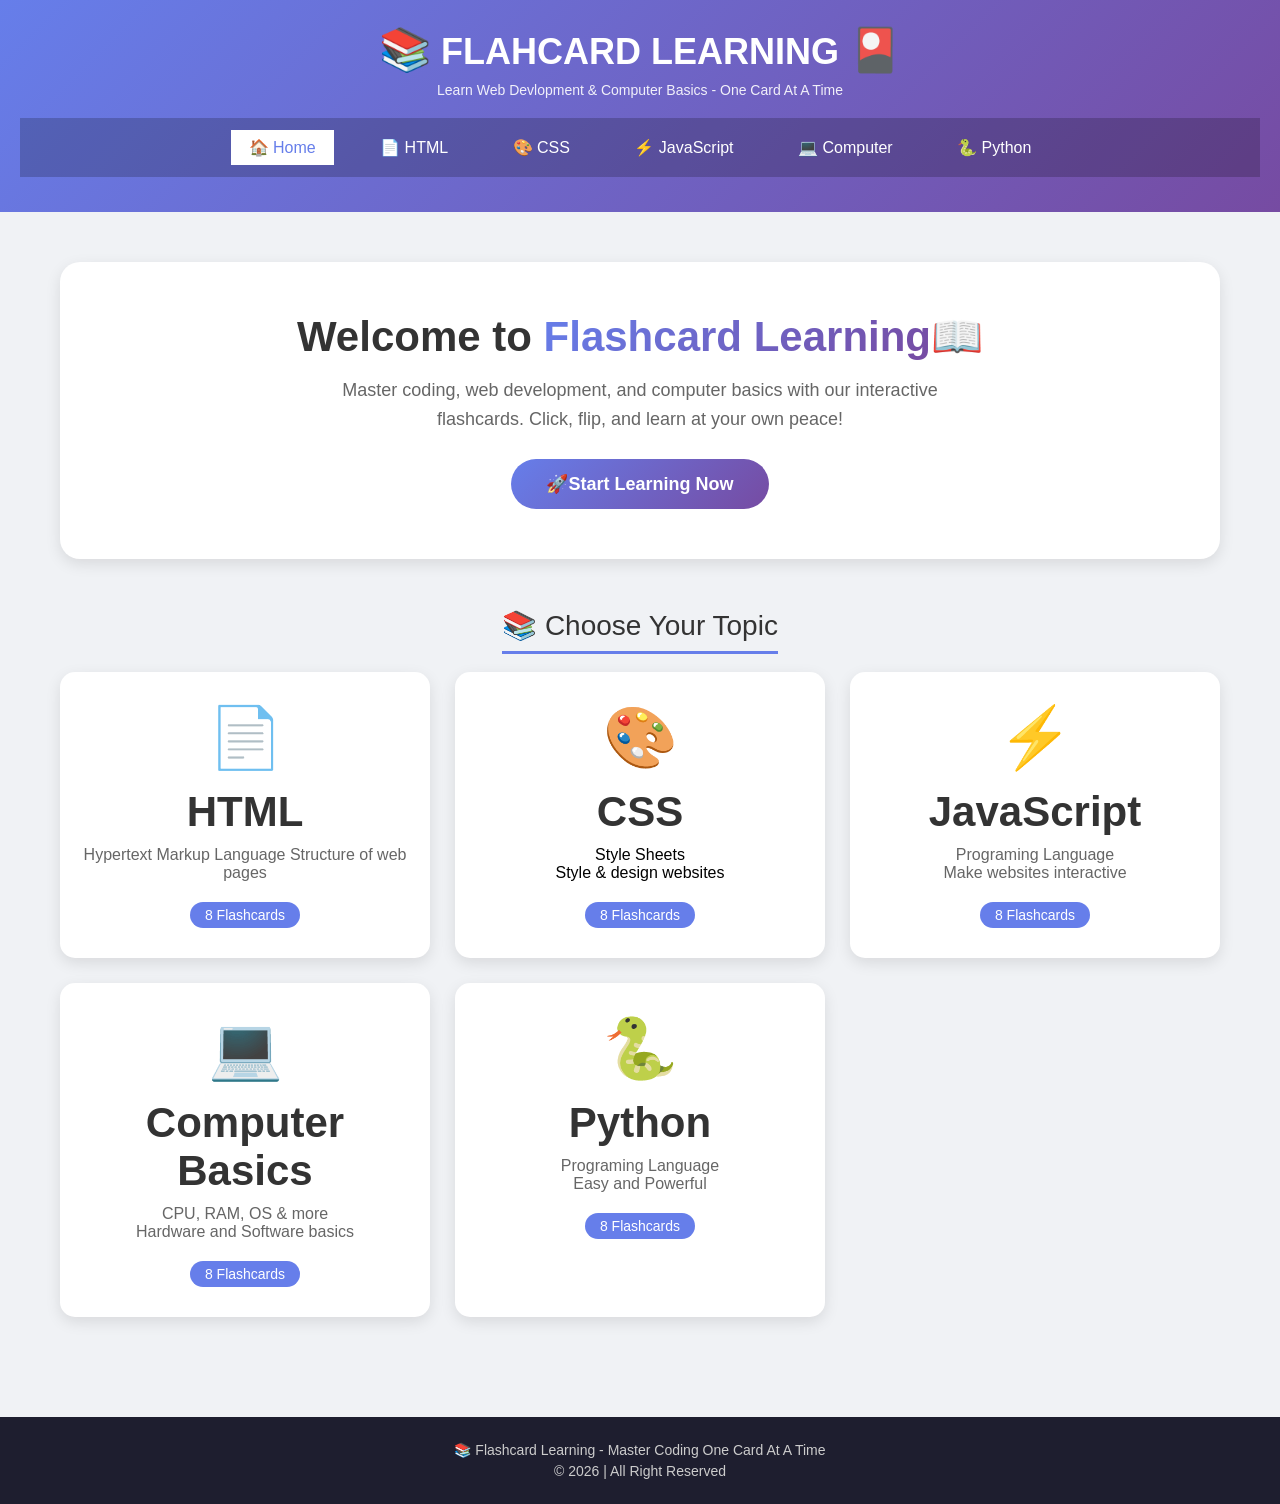
<file: index.html>
<!DOCTYPE html>
<html lang="en">
<head>
    <meta charset="UTF-8">
    <meta name="viewport" content="width=device-width, initial-scale=1.0">
    <title>Flahcard Learning-Home</title>
    <link rel="stylesheet" href="style.css">
</head>
<body>
     <div class="top-header">
         <div class="site-title">
             <span>📚</span> FLAHCARD LEARNING <span>🎴</span>
         </div>
        <div class="tagline">Learn Web Devlopment & Computer Basics - One Card At A Time</div>
         <div class="navbar">
             <a href="index.html" class="active">🏠 Home</a>
             <a href="html.html">📄 HTML</a>
             <a href="css.html">🎨 CSS</a>
             <a href="js.html">⚡ JavaScript</a>
             <a href="computer.html">💻 Computer</a>
             <a href="python.html">🐍 Python</a>
         </div>
     </div>
     <div class="container">
            <div class="hero">
                 <h1>Welcome to <span>Flashcard Learning</span>📖</h1>
                 <p>
                 Master coding, web development, and computer basics with our interactive
                 flashcards. Click, flip, and learn at your own peace!
                 </p>
                 <button class="start-btn" onclick="window.location.href='html.html'">🚀Start Learning Now</button>
             </div>
             <div class="topics-title">
              <span>📚 Choose Your Topic</span>
         </div>
          <div class="grid"> 
             <div class="topic-card" onclick="window.location.href='html.html'">
                 <div class="topic-icon">📄</div>
                 <h3>HTML</h3>
                 <p>Hypertext Markup Language Structure of web pages</p>
                 <span class="card-count">8 Flashcards</span>
             </div>
             <div class="topic-card" onclick="window.location.href='css.html'">
                 <div class="topic-icon">🎨</div>
                 <h3>CSS</h3
                 <p>Style Sheets<br>Style & design websites</p>
                  <span class="card-count">8 Flashcards</span>
             </div>
             <div class="topic-card" onclick="window.location.href='js.html'">
                 <div class="topic-icon">⚡</div>
                 <h3>JavaScript</h3>
                 <p>Programing Language<br>Make websites interactive</p>
                 <span class="card-count">8 Flashcards</span>
            </div>
             <div class="topic-card" onclick="window.location.href='computer.html'">
                 <div class="topic-icon">💻</div>
                  <h3>Computer Basics</h3>
                  <p>CPU, RAM, OS & more<br>Hardware and Software basics</p>
                  <span class="card-count">8 Flashcards</span>
             </div>
              <div class="topic-card" onclick="window.location.href='python.html'">
                 <div class="topic-icon">🐍</div>
                  <h3>Python</h3>
                  <p>Programing Language<br>Easy and Powerful</p>
                  <span class="card-count">8 Flashcards</span>
             </div>
         </div>  
    </div>
    <footer>
        <p>📚 Flashcard Learning - Master Coding One Card At A Time</p>
        <p>© 2026 | All Right Reserved</p>
    </footer>
</body>
</html>
</file>
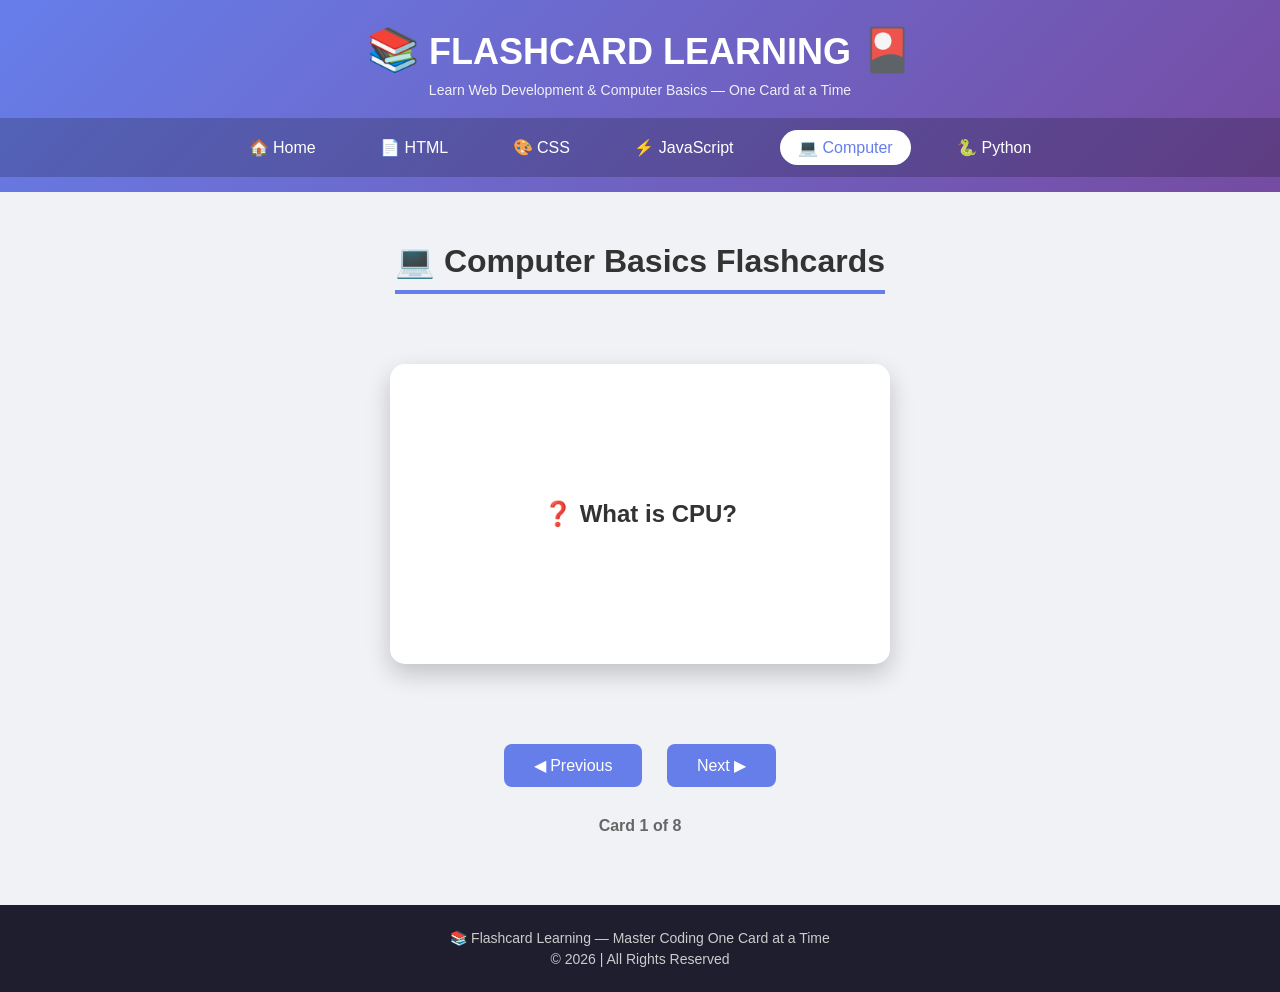
<file: computer.html>
<!DOCTYPE html>
<html lang="en">
<head>
    <meta charset="UTF-8">
    <meta name="viewport" content="width=device-width, initial-scale=1.0">
    <title>Flashcard Learning - Computer Basics</title>
    <link rel="stylesheet" href="computer.css">
</head>
<body>

    <div class="top-header">
        <div class="site-title">
            <span>📚</span> FLASHCARD LEARNING <span>🎴</span>
        </div>
        <div class="tagline">
            Learn Web Development & Computer Basics — One Card at a Time
        </div>
        <div class="navbar">
            <a href="index.html">🏠 Home</a>
            <a href="html.html">📄 HTML</a>
            <a href="css.html">🎨 CSS</a>
            <a href="js.html">⚡ JavaScript</a>
            <a href="computer.html" class="active">💻 Computer</a>
            <a href="python.html">🐍 Python</a>
        </div>
    </div>

    <div class="container">
        <div class="page-heading">
            <h1>💻 Computer Basics Flashcards</h1>
        </div>

        <div class="flashcard-area">
            <div class="flashcard" id="flashcard">
                <div class="card-inner">
                    <div class="card-front">
                        ❓ What is CPU?
                    </div>
                    <div class="card-back">
                        ✅ Central Processing Unit — the brain of the computer, does all calculations
                    </div>
                </div>
            </div>
        </div>

        <div class="controls">
            <button id="prevBtn">◀ Previous</button>
            <button id="nextBtn">Next ▶</button>
        </div>

        <div class="counter" id="counter">Card 1 of 8</div>
    </div>

    <footer>
        <p>📚 Flashcard Learning — Master Coding One Card at a Time</p>
        <p>© 2026 | All Rights Reserved</p>
    </footer>

    <script src="computer.js"></script>
</body>
</html>
</file>
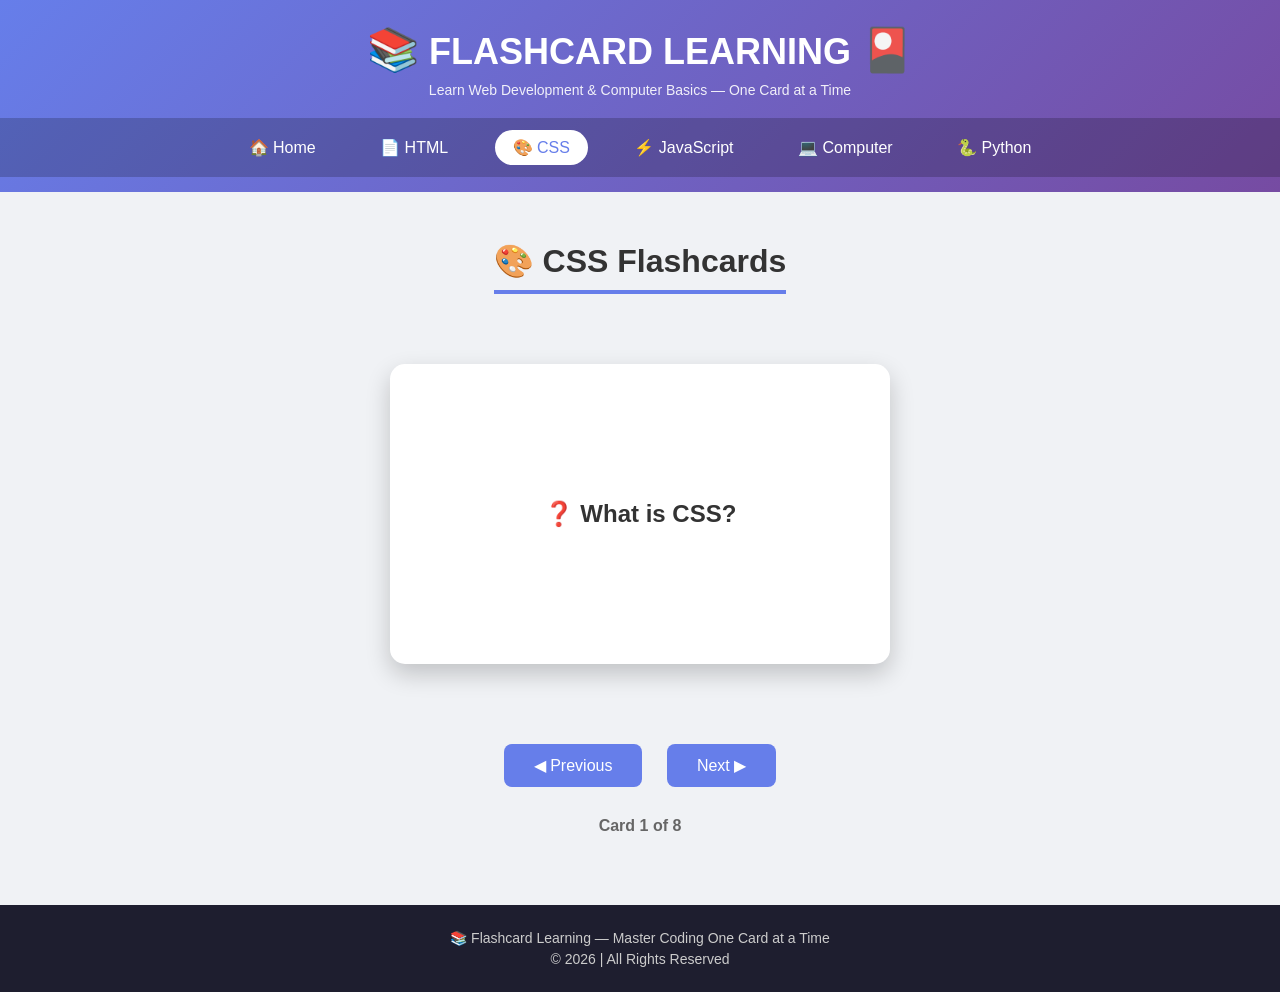
<file: css.html>
<!DOCTYPE html>
<html lang="en">
<head>
    <meta charset="UTF-8">
    <meta name="viewport" content="width=device-width, initial-scale=1.0">
    <title>Flashcard Learning - CSS</title>
    <link rel="stylesheet" href="css.css">
</head>
<body>

    <div class="top-header">
        <div class="site-title">
            <span>📚</span> FLASHCARD LEARNING <span>🎴</span>
        </div>
        <div class="tagline">
            Learn Web Development & Computer Basics — One Card at a Time
        </div>
        <div class="navbar">
            <a href="index.html">🏠 Home</a>
            <a href="html.html">📄 HTML</a>
            <a href="css.html" class="active">🎨 CSS</a>
            <a href="js.html">⚡ JavaScript</a>
            <a href="computer.html">💻 Computer</a>
            <a href="python.html">🐍 Python</a>
        </div>
    </div>

    <div class="container">
        <div class="page-heading">
            <h1>🎨 CSS Flashcards</h1>
        </div>

        <div class="flashcard-area">
            <div class="flashcard" id="flashcard">
                <div class="card-inner">
                    <div class="card-front">
                        ❓ What is CSS?
                    </div>
                    <div class="card-back">
                        ✅ Cascading Style Sheets — used to style websites
                    </div>
                </div>
            </div>
        </div>

        <div class="controls">
            <button id="prevBtn">◀ Previous</button>
            <button id="nextBtn">Next ▶</button>
        </div>

        <div class="counter" id="counter">Card 1 of 8</div>
    </div>

    <footer>
        <p>📚 Flashcard Learning — Master Coding One Card at a Time</p>
        <p>© 2026 | All Rights Reserved</p>
    </footer>
    <script src="css.js"></script>
</body>
</html>
</file>
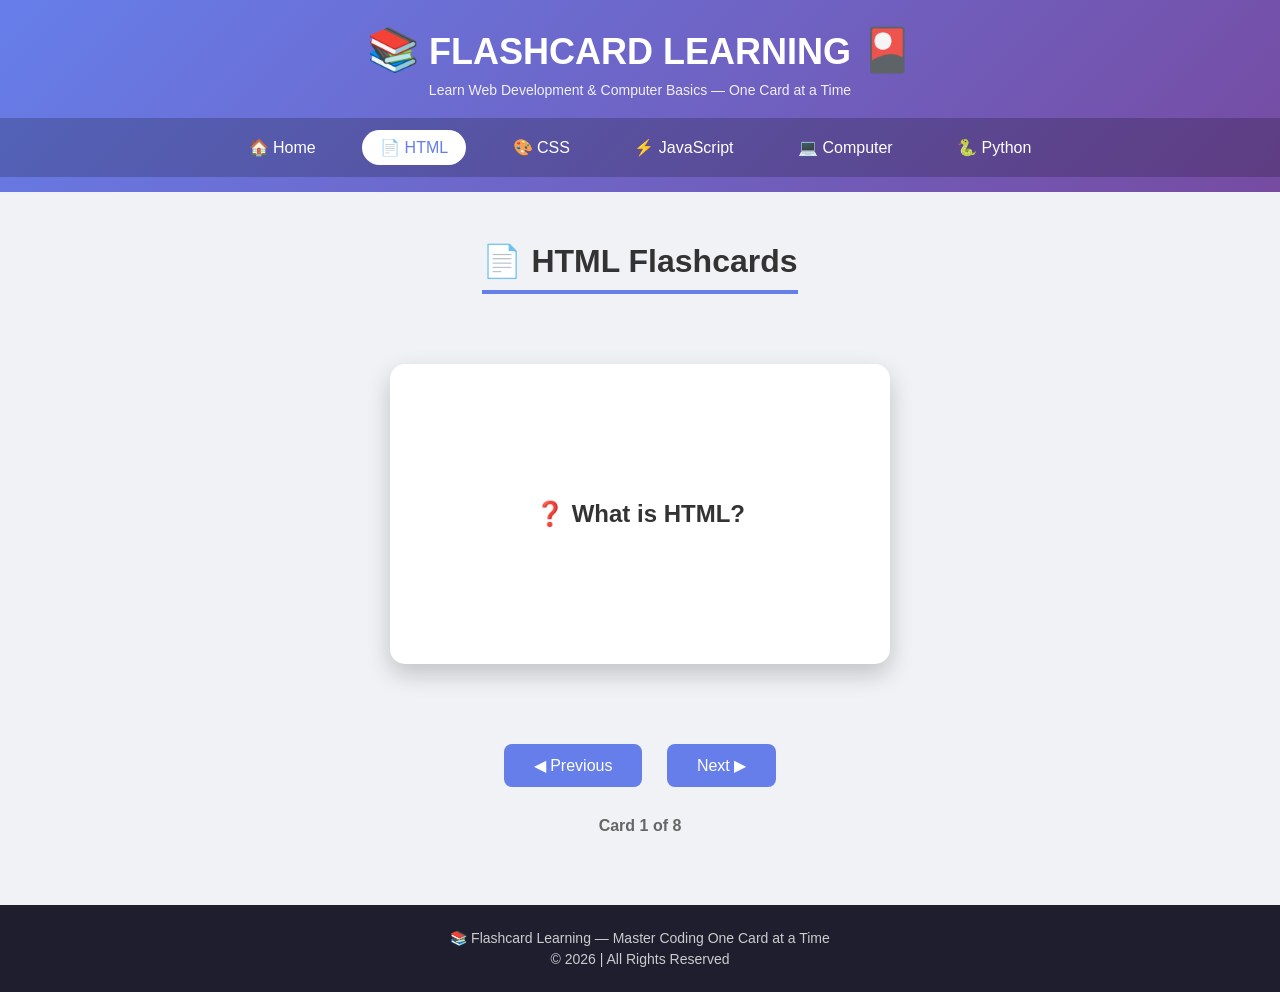
<file: html.html>
<!DOCTYPE html>
<html lang="en">
<head>
    <meta charset="UTF-8">
    <meta name="viewport" content="width=device-width, initial-scale=1.0">
    <title>Flashcard Learning - HTML</title>
    <link rel="stylesheet" href="html.css">
</head>
<body>

    <div class="top-header">
        <div class="site-title">
            <span>📚</span> FLASHCARD LEARNING <span>🎴</span>
        </div>
        <div class="tagline">
            Learn Web Development & Computer Basics — One Card at a Time
        </div>
        <div class="navbar">
            <a href="index.html">🏠 Home</a>
            <a href="html.html" class="active">📄 HTML</a>
            <a href="css.html">🎨 CSS</a>
            <a href="js.html">⚡ JavaScript</a>
            <a href="computer.html">💻 Computer</a>
            <a href="python.html">🐍 Python</a>
        </div>
    </div>

    <div class="container">
        <div class="page-heading">
            <h1>📄 HTML Flashcards</h1>
        </div>

        <div class="flashcard-area">
            <div class="flashcard" id="flashcard">
                <div class="card-inner">
                    <div class="card-front">
                        ❓ What is HTML?
                    </div>
                    <div class="card-back">
                        ✅ Hypertext Markup Language — It creates the structure of web pages
                    </div>
                </div>
            </div>
        </div>

        <div class="controls">
            <button id="prevBtn">◀ Previous</button>
            <button id="nextBtn">Next ▶</button>
        </div>

        <div class="counter" id="counter">Card 1 of 8</div>
    </div>

    <footer>
        <p>📚 Flashcard Learning — Master Coding One Card at a Time</p>
        <p>© 2026 | All Rights Reserved</p>
    </footer>

    <script src="html.js"></script>
</body>
</html>
</file>
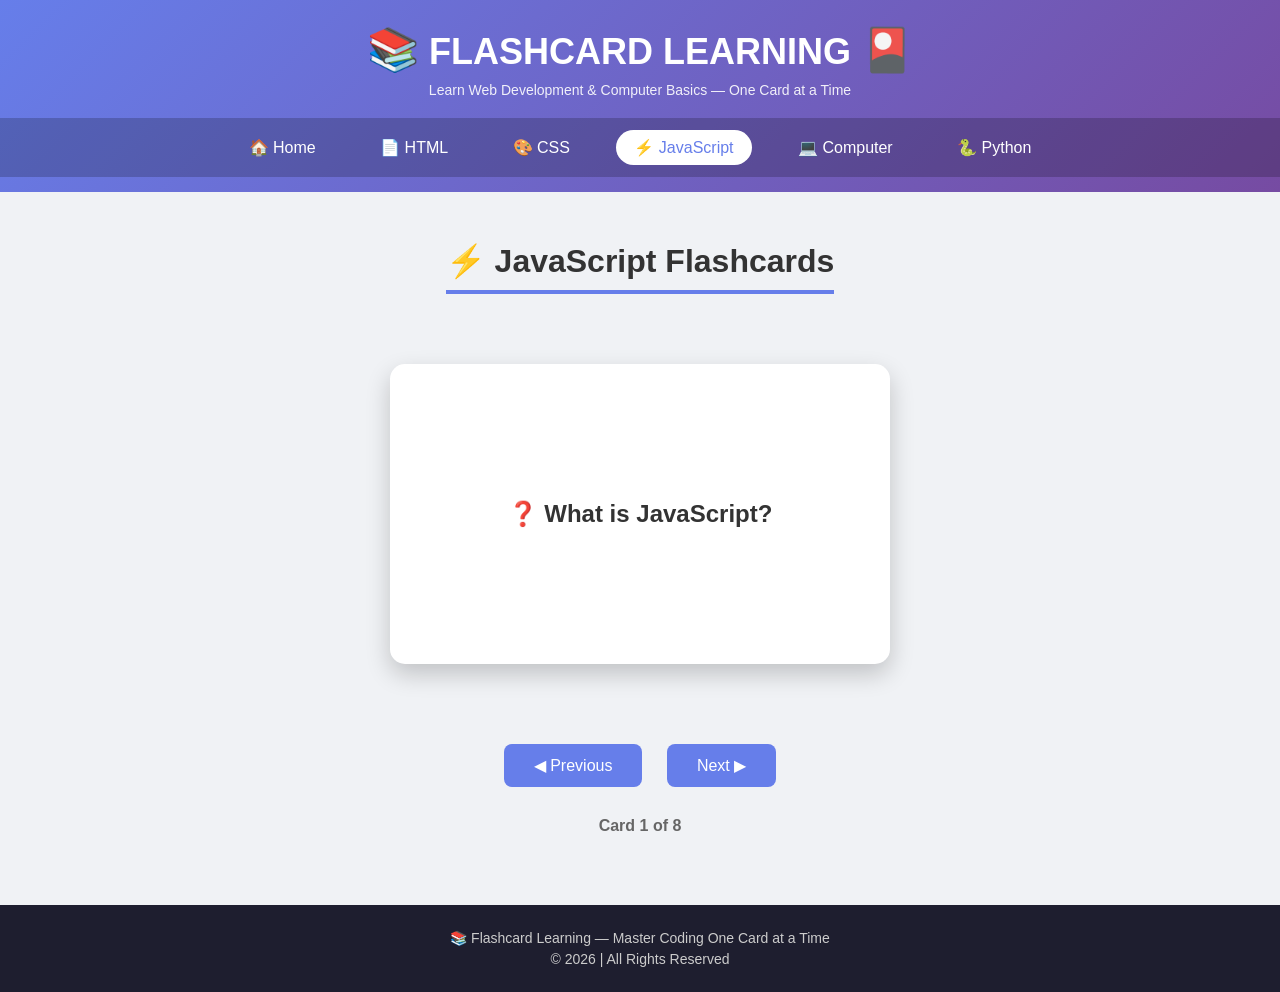
<file: js.html>
<!DOCTYPE html>
<html lang="en">
<head>
    <meta charset="UTF-8">
    <meta name="viewport" content="width=device-width, initial-scale=1.0">
    <title>Flashcard Learning - JavaScript</title>
    <link rel="stylesheet" href="javaScript.css">
</head>
<body>

    <div class="top-header">
        <div class="site-title">
            <span>📚</span> FLASHCARD LEARNING <span>🎴</span>
        </div>
        <div class="tagline">
            Learn Web Development & Computer Basics — One Card at a Time
        </div>
        <div class="navbar">
            <a href="index.html">🏠 Home</a>
            <a href="html.html">📄 HTML</a>
            <a href="css.html">🎨 CSS</a>
            <a href="js.html" class="active">⚡ JavaScript</a>
            <a href="computer.html">💻 Computer</a>
            <a href="python.html">🐍 Python</a>
        </div>
    </div>

    <div class="container">
        <div class="page-heading">
            <h1>⚡ JavaScript Flashcards</h1>
        </div>

        <div class="flashcard-area">
            <div class="flashcard" id="flashcard">
                <div class="card-inner">
                    <div class="card-front">
                        ❓ What is JavaScript?
                    </div>
                    <div class="card-back">
                        ✅ A programming language that makes websites interactive
                    </div>
                </div>
            </div>
        </div>

        <div class="controls">
            <button id="prevBtn">◀ Previous</button>
            <button id="nextBtn">Next ▶</button>
        </div>

        <div class="counter" id="counter">Card 1 of 8</div>
    </div>

    <footer>
        <p>📚 Flashcard Learning — Master Coding One Card at a Time</p>
        <p>© 2026 | All Rights Reserved</p>
    </footer>

    <script src="javaScript.js"></script>
</body>
</html>
</file>
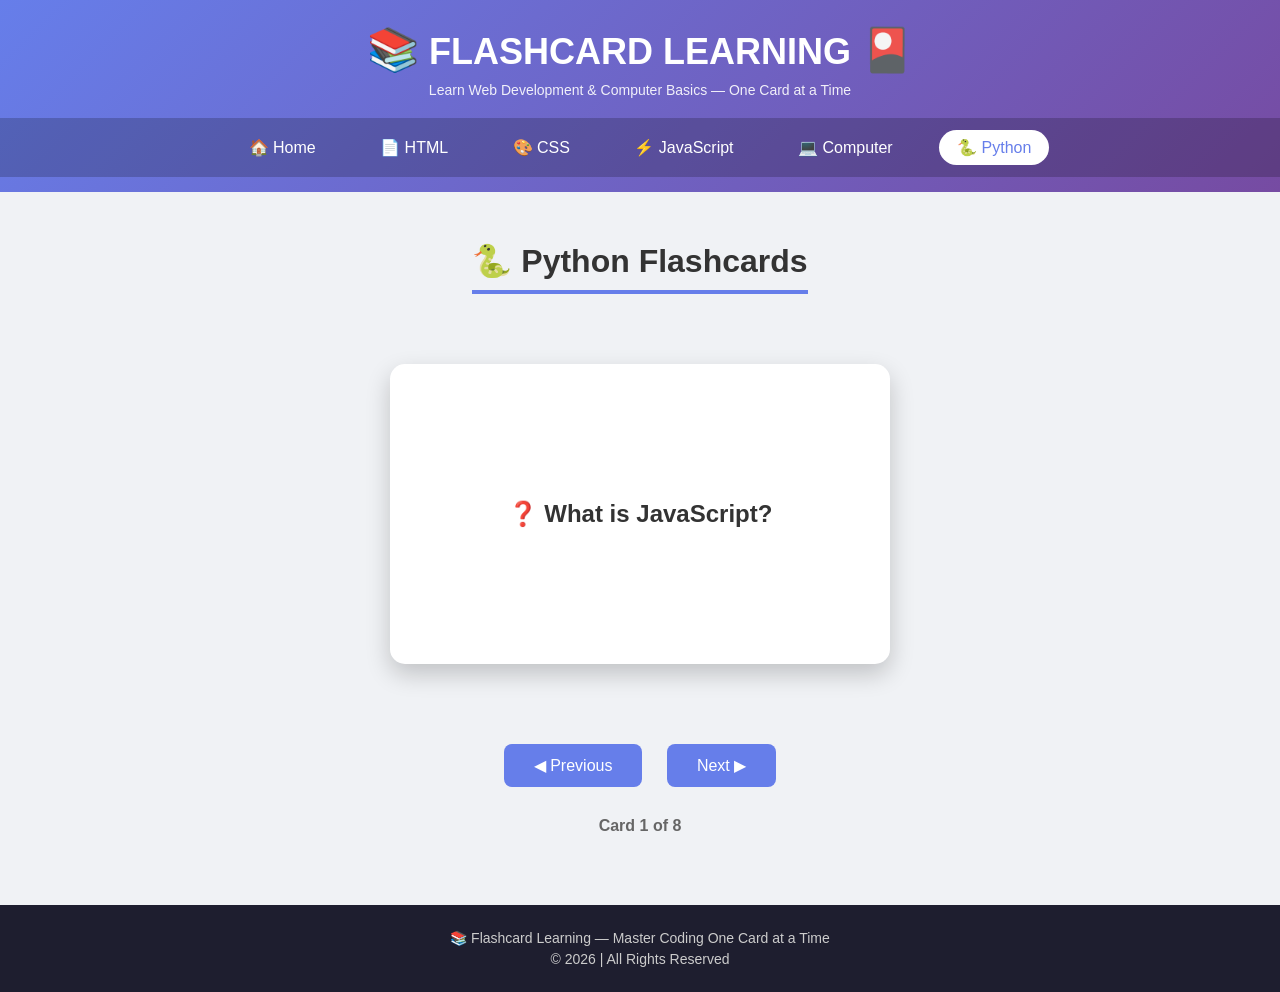
<file: python.html>
<!DOCTYPE html>
<html lang="en">
<head>
    <meta charset="UTF-8">
    <meta name="viewport" content="width=device-width, initial-scale=1.0">
    <title>Flashcard Learning - Python</title>
    <link rel="stylesheet" href="python.css">
</head>
<body>

    <div class="top-header">
        <div class="site-title">
            <span>📚</span> FLASHCARD LEARNING <span>🎴</span>
        </div>
        <div class="tagline">
            Learn Web Development & Computer Basics — One Card at a Time
        </div>
        <div class="navbar">
            <a href="index.html">🏠 Home</a>
            <a href="html.html">📄 HTML</a>
            <a href="css.html">🎨 CSS</a>
            <a href="js.html">⚡ JavaScript</a>
            <a href="computer.html">💻 Computer</a>
            <a href="python.html" class="active">🐍 Python</a>
        </div>
    </div>

    <div class="container">
        <div class="page-heading">
            <h1>🐍 Python Flashcards</h1>
        </div>

        <div class="flashcard-area">
            <div class="flashcard" id="flashcard">
                <div class="card-inner">
                    <div class="card-front">
                        ❓ What is Python?
                    </div>
                    <div class="card-back">
                        ✅ A programming language — easy and powerful
                    </div>
                </div>
            </div>
        </div>

        <div class="controls">
            <button id="prevBtn">◀ Previous</button>
            <button id="nextBtn">Next ▶</button>
        </div>

        <div class="counter" id="counter">Card 1 of 8</div>
    </div>

    <footer>
        <p>📚 Flashcard Learning — Master Coding One Card at a Time</p>
        <p>© 2026 | All Rights Reserved</p>
    </footer>

    <script src="javaScript.js"></script>
</body>
</html>
</file>
<file: style.css>
*{
    margin: 0;
    padding:0;
    box-sizing: border-box;
}
body{
    font-family: 'Sego UI','Segoe UI', Tahoma, Geneva, Verdana, sans-serif;
    background: #f0f2f5;
}
/*header*/
.top-header{
    background: linear-gradient(135deg,#667eea 0%,#764ba2 100%);
    padding: 25px 0 15px 0;
    text-align: center;
    color: white;
}
.site-title{
    font-size: 36px;
    font-weight:bold;
}
.site-title span{
    font-size: 42px;
}
.tagline{
    font-size: 14px;
    opacity: 0.9;
    margin-top: 8px;
}
.navbar{
    background:rgba(0,0,0,0.2);
    padding: 12px 0;
    margin:20px;
}
.navbar a{
    color: white;
    text-decoration: none;
    margin: 0 12px;
    padding: 8px 18px;
    font-weight: 500;
    transition: all 0.3s ease;
    display: inline-block;
}
.navbar a:hover{
    background: white;
    color: #667eea;
}
.navbar a.active{
    background:white;
    color: #667eea;
   
}
/* container */
.container{
    max-width: 1200px;
    margin: 0 auto;
    padding: 20px;
}
/* hero section */
.hero {
   text-align: center;
   padding: 50px 20px;
   background: white;
   border-radius: 20px;
   margin: 30px 0;
   box-shadow: 0 5px 15px rgba(0,0,0,0.1);
}
.hero h1{
    font-size: 42px;
    color: #333;
    margin-bottom:15px;
}
.hero h1 span{
    background: linear-gradient(135deg,#667eea,#764ba2);
    -webkit-background-clip:text;
    background-clip: text;
    color:transparent;
}
.hero p{
    font-size: 18px;
    color: #666;
    max-width: 600px;
    margin: 0 auto 25px auto;
    line-height: 1.6;
}
.start-btn{
    background: linear-gradient(135deg,#667eea,#764ba2);
    color: white;
    border: none;
    padding: 14px 35px;
    font-size: 18px;
    border-radius: 50px;
    cursor: pointer;
    transition: 0.3s;
    font-weight: bold;
}
.start-btn:hover{
    transform: scale(1.05);
    box-shadow: 0 5px 20px rgba(102,126,234,0.4);
}
.topics-title{
    text-align: center;
    font-size: 28px;
    color: #333;
    margin: 50px 0 30px 0;
}
/* topics  */
.topics-title span{
    border-bottom: 3px solid #667eea;
    padding-bottom: 10px;
}
.grid{
    display: grid;
    grid-template-columns: repeat(auto-fit,minmax(280px,1fr));
    gap: 25px;
    margin: 30px 0;
}
.topic-card{
    background: white;
    border-radius: 15px;
    padding: 30px 20px;
    text-align: center;
    transition: 0.3s;
    cursor: pointer;
    /* margin: 0 50px; */
    box-shadow: 0 5px 15px rgba(0,0,0,0.1);
}
.topic-card:hover{
    transform:translateY(-8px) ;
    box-shadow: 0 15px 30px rgba(0,0,0,0.15);
}
.topic-icon{
    font-size: 60px;
    margin-bottom: 15px;
}
.topic-card h3{
    font-size: 42px;
    color: #333;
    margin-bottom: 10px;
}
.topic-card p{
    color: #666;
    margin-bottom: 10px;
}
.card-count{
    display: inline-block;
    background: #667eea;
    color: white;
    padding: 5px 15px;
    border-radius: 20px;
    font-size: 14px;
    margin-top: 10px;
}
/* footer */
footer{
    background: #1e1e2f;
    color: #ccc;
    text-align: center;
    padding: 20px;
    margin-top: 50px;
    font-size: 14px;
}
footer p{
    margin: 5px 0;
}
button{
    cursor: pointer;
}
</file>
<file: computer.css>
* {
    margin: 0;
    padding: 0;
    box-sizing: border-box;
}

body {
    font-family: 'Segoe UI', Tahoma, Geneva, Verdana, sans-serif;
    background: #f0f2f5;
}

.top-header {
    background: linear-gradient(135deg, #667eea 0%, #764ba2 100%);
    padding: 25px 0 15px 0;
    text-align: center;
    color: white;
}

.site-title {
    font-size: 36px;
    font-weight: bold;
}

.site-title span {
    font-size: 42px;
}

.tagline {
    font-size: 14px;
    opacity: 0.9;
    margin-top: 8px;
}

.navbar {
    background: rgba(0, 0, 0, 0.2);
    padding: 12px 0;
    margin-top: 20px;
}

.navbar a {
    color: white;
    text-decoration: none;
    margin: 0 12px;
    padding: 8px 18px;
    border-radius: 30px;
    font-weight: 500;
    transition: all 0.3s ease;
    display: inline-block;
}

.navbar a:hover {
    background: white;
    color: #667eea;
}

.navbar a.active {
    background: white;
    color: #667eea;
}

.container {
    max-width: 800px;
    margin: 0 auto;
    padding: 20px;
}

.page-heading {
    text-align: center;
    margin: 30px 0 20px 0;
}

.page-heading h1 {
    font-size: 32px;
    color: #333;
    display: inline-block;
    padding-bottom: 10px;
    border-bottom: 4px solid #667eea;
}

.flashcard-area {
    display: flex;
    justify-content: center;
    align-items: center;
    min-height: 400px;
}

.flashcard {
    width: 500px;
    height: 300px;
    perspective: 1000px;
    cursor: pointer;
}

.card-inner {
    width: 100%;
    height: 100%;
    transition: transform 0.6s;
    transform-style: preserve-3d;
    border-radius: 15px;
}

 .flashcard.flipped .card-inner {
    transform: rotateY(180deg);
}

.card-front, .card-back {
    position: absolute;
    width: 100%;
    height: 100%;
    backface-visibility: hidden;
    border-radius: 15px;
    display: flex;
    flex-direction: column;
    justify-content: center;
    align-items: center;
    text-align: center;
    padding: 25px;
    box-shadow: 0 10px 25px rgba(0,0,0,0.2);
}

.card-front {
    background: white;
    color: #333;
    font-size: 24px;
    font-weight: bold;
}

.card-back {
    background: #9C27B0;
    color: white;
    transform: rotateY(180deg);
    font-size: 18px;
    line-height: 1.6;
}

.controls {
    text-align: center;
    margin: 30px 0;
}

button {
    padding: 12px 30px;
    margin: 0 10px;
    font-size: 16px;
    border: none;
    border-radius: 8px;
    cursor: pointer;
    background: #667eea;
    color: white;
    transition: 0.3s;
}

button:hover {
    background: #5a67d8;
    transform: scale(1.05);
}

.counter {
    text-align: center;
    margin-top: 15px;
    color: #666;
    font-size: 16px;
    font-weight: bold;
}

footer {
    background: #1e1e2f;
    color: #ccc;
    text-align: center;
    padding: 20px;
    margin-top: 50px;
    font-size: 14px;
}

footer p {
    margin: 5px 0;
}
</file>
<file: css.css>
* {          
    margin: 0;
    padding: 0;
    box-sizing: border-box;
}

body {
    font-family: 'Segoe UI', Tahoma, Geneva, Verdana, sans-serif;
    background: #f0f2f5;
}

.top-header {
    background: linear-gradient(135deg, #667eea 0%, #764ba2 100%);
    padding: 25px 0 15px 0;
    text-align: center;
    color: white;
}

.site-title {
    font-size: 36px;
    font-weight: bold;
}

.site-title span {
    font-size: 42px;
}

.tagline {
    font-size: 14px;
    opacity: 0.9;
    margin-top: 8px;
}

.navbar {
    background: rgba(0, 0, 0, 0.2);
    padding: 12px 0;
    margin-top: 20px;
}

.navbar a {
    color: white;
    text-decoration: none;
    margin: 0 12px;
    padding: 8px 18px;
    border-radius: 30px;
    font-weight: 500;
    transition: all 0.3s ease;
    display: inline-block;
}

.navbar a:hover {
    background: white;
    color: #667eea;
}

.navbar a.active {
    background: white;
    color: #667eea;
}

.container {
    max-width: 800px;
    margin: 0 auto;
    padding: 20px;
}

.page-heading {
    text-align: center;
    margin: 30px 0 20px 0;
}

.page-heading h1 {
    font-size: 32px;
    color: #333;
    display: inline-block;
    padding-bottom: 10px;
    border-bottom: 4px solid #667eea;
}

.flashcard-area {
    display: flex;
    justify-content: center;
    align-items: center;
    min-height: 400px;
}

.flashcard {
    width: 500px;
    height: 300px;
    perspective: 1000px;
    cursor: pointer;
}

.card-inner {
    width: 100%;
    height: 100%;
    transition: transform 0.6s;
    transform-style: preserve-3d;
    border-radius: 15px;
}

.flashcard.flipped .card-inner {
    transform: rotateY(180deg);
}

.card-front, .card-back {
    position: absolute;
    width: 100%;
    height: 100%;
    backface-visibility: hidden;
    border-radius: 15px;
    display: flex;
    flex-direction: column;
    justify-content: center;
    align-items: center;
    text-align: center;
    padding: 25px;
    box-shadow: 0 10px 25px rgba(0,0,0,0.2);
}

.card-front {
    background: white;
    color: #333;
    font-size: 24px;
    font-weight: bold;
}

.card-back {
    background: #2196F3;
    color: white;
    transform: rotateY(180deg);
    font-size: 18px;
    line-height: 1.6;
}

.controls {
    text-align: center;
    margin: 30px 0;
}

button {
    padding: 12px 30px;
    margin: 0 10px;
    font-size: 16px;
    border: none;
    border-radius: 8px;
    cursor: pointer;
    background: #667eea;
    color: white;
    transition: 0.3s;
}

button:hover {
    background: #5a67d8;
    transform: scale(1.05);
}

.counter {
    text-align: center;
    margin-top: 15px;
    color: #666;
    font-size: 16px;
    font-weight: bold;
}

footer {
    background: #1e1e2f;
    color: #ccc;
    text-align: center;
    padding: 20px;
    margin-top: 50px;
    font-size: 14px;
}

 footer p {
    margin: 5px 0;
}
</file>
<file: html.css>
* {
     margin: 0;
     padding: 0;
     box-sizing: border-box;
}
 body {    
       font-family: 'Segoe UI', Tahoma, Geneva, Verdana, sans-serif;
       background: #f0f2f5;
 }

.top-header {
      background: linear-gradient(135deg, #667eea 0%, #764ba2 100%);
      padding: 25px 0 15px 0;
     text-align: center;
     color: white;
 }

.site-title {
     font-size: 36px;
     font-weight: bold;
 }

 .site-title span {
       font-size: 42px;
 }

.tagline {
       font-size: 14px;
       opacity: 0.9;
       margin-top: 8px;
 }

.navbar {
    background: rgba(0, 0, 0, 0.2);
    padding: 12px 0;
    margin-top: 20px;
}

.navbar a {
    color: white;
    text-decoration: none;
    margin: 0 12px;
    padding: 8px 18px;
    border-radius: 30px;
     font-weight: 500;
    transition: all 0.3s ease;
     display: inline-block;
}

.navbar a:hover {
    background: white;
    color: #667eea;
}

.navbar a.active {
    background: white;
    color: #667eea;
}

.container {
    max-width: 800px;
    margin: 0 auto;
    padding: 20px;
}

.page-heading {
    text-align: center;
    margin: 30px 0 20px 0;
}

.page-heading h1 {
    font-size: 32px;
    color: #333;
    display: inline-block;
    padding-bottom: 10px;
    border-bottom: 4px solid #667eea;
}

.flashcard-area {
    display: flex;
    justify-content: center;
    align-items: center;
    min-height: 400px;
}

.flashcard {
    width: 500px;
    height: 300px;
    perspective: 1000px;
    cursor: pointer;
}

.card-inner {
    width: 100%;
    height: 100%;
    transition: transform 0.6s;
    transform-style: preserve-3d;
    border-radius: 15px;
}

.flashcard.flipped .card-inner {
    transform: rotateY(180deg);
}

.card-front, .card-back {
    position: absolute;
    width: 100%;
    height: 100%;
    backface-visibility: hidden;
    border-radius: 15px;
    display: flex;
    flex-direction: column;
    justify-content: center;
    align-items: center;
    text-align: center;
    padding: 25px;
    box-shadow: 0 10px 25px rgba(0,0,0,0.2);
}

.card-front {
    background: white;
    color: #333;
    font-size: 24px;
    font-weight: bold;
}

.card-back {
    background: #4CAF50;
    color: white;
    transform: rotateY(180deg);
    font-size: 18px;
    line-height: 1.6;
}

.controls {
    text-align: center;
    margin: 30px 0;
}

button {
    padding: 12px 30px;
    margin: 0 10px;
    font-size: 16px;
    border: none;
    border-radius: 8px;
    cursor: pointer;
    background: #667eea;
    color: white;
    transition: 0.3s;
}

 button:hover {
    background: #5a67d8;
    transform: scale(1.05);
}

.counter {
    text-align: center;
    margin-top: 15px;
    color: #666;
    font-size: 16px;
    font-weight: bold;
}

footer {
    background: #1e1e2f;
    color: #ccc;
    text-align: center;
    padding: 20px;
    margin-top: 50px;
    font-size: 14px;
}

footer p {
     margin: 5px 0;
}
</file>
<file: javaScript.css>
* {
     margin: 0;
    padding: 0;
    box-sizing: border-box;
}

body {
    font-family: 'Segoe UI', Tahoma, Geneva, Verdana, sans-serif;
    background: #f0f2f5;
}

.top-header {
    background: linear-gradient(135deg, #667eea 0%, #764ba2 100%);
    padding: 25px 0 15px 0;
    text-align: center;
    color: white;
}

.site-title {
    font-size: 36px;
    font-weight: bold;
}

.site-title span {
    font-size: 42px;
}

.tagline {
    font-size: 14px;
    opacity: 0.9;
    margin-top: 8px;
}

.navbar {
    background: rgba(0, 0, 0, 0.2);
    padding: 12px 0;
    margin-top: 20px;
}

.navbar a {
    color: white;
    text-decoration: none;
    margin: 0 12px;
    padding: 8px 18px;
    border-radius: 30px;
    font-weight: 500;
    transition: all 0.3s ease;
    display: inline-block;
}

.navbar a:hover {
    background: white;
    color: #667eea;
}

.navbar a.active {
    background: white;
    color: #667eea;
}

.container {
    max-width: 800px;
    margin: 0 auto;
    padding: 20px;
}

.page-heading {
    text-align: center;
    margin: 30px 0 20px 0;
}

.page-heading h1 {
    font-size: 32px;
    color: #333;
    display: inline-block;
    padding-bottom: 10px;
    border-bottom: 4px solid #667eea;
}

.flashcard-area {
    display: flex;
    justify-content: center;
    align-items: center;
    min-height: 400px;
}

.flashcard {
    width: 500px;
    height: 300px;
    perspective: 1000px;
    cursor: pointer;
}

.card-inner {
    width: 100%;
    height: 100%;
    transition: transform 0.6s;
    transform-style: preserve-3d;
    border-radius: 15px;
}

.flashcard.flipped .card-inner {
    transform: rotateY(180deg);
}

.card-front, .card-back {
    position: absolute;
    width: 100%;
    height: 100%;
    backface-visibility: hidden;
    border-radius: 15px;
    display: flex;
    flex-direction: column;
    justify-content: center;
    align-items: center;
    text-align: center;
    padding: 25px;
    box-shadow: 0 10px 25px rgba(0,0,0,0.2);
}

.card-front {
    background: white;
    color: #333;
    font-size: 24px;
    font-weight: bold;
}

.card-back {
    background: #FF9800;
    color: white;
    transform: rotateY(180deg);
    font-size: 18px;
    line-height: 1.6;
}

.controls {
    text-align: center;
    margin: 30px 0;
}

button {
    padding: 12px 30px;
    margin: 0 10px;
    font-size: 16px;
    border: none;
    border-radius: 8px;
    cursor: pointer;
    background: #667eea;
    color: white;
    transition: 0.3s;
}

button:hover {
    background: #5a67d8;
    transform: scale(1.05);
}

.counter {
    text-align: center;
    margin-top: 15px;
    color: #666;
    font-size: 16px;
    font-weight: bold;
}

footer {
    background: #1e1e2f;
    color: #ccc;
    text-align: center;
    padding: 20px;
    margin-top: 50px;
    font-size: 14px;
}

footer p {
    margin: 5px 0;
}
</file>
<file: python.css>
* {
    margin: 0;
    padding: 0;
    box-sizing: border-box;
}

body {
    font-family: 'Segoe UI', Tahoma, Geneva, Verdana, sans-serif;
    background: #f0f2f5;
}

.top-header {
    background: linear-gradient(135deg, #667eea 0%, #764ba2 100%);
    padding: 25px 0 15px 0;
    text-align: center;
    color: white;
}

.site-title {
    font-size: 36px;
    font-weight: bold;
}

.site-title span {
    font-size: 42px;
}

.tagline {
    font-size: 14px;
    opacity: 0.9;
    margin-top: 8px;
}

.navbar {
    background: rgba(0, 0, 0, 0.2);
    padding: 12px 0;
    margin-top: 20px;
}

.navbar a {
    color: white;
    text-decoration: none;
    margin: 0 12px;
    padding: 8px 18px;
    border-radius: 30px;
    font-weight: 500;
    transition: all 0.3s ease;
    display: inline-block;
}

.navbar a:hover {
    background: white;
    color: #667eea;
}

.navbar a.active {
    background: white;
    color: #667eea;
}

.container {
    max-width: 800px;
    margin: 0 auto;
    padding: 20px;
}

.page-heading {
    text-align: center;
    margin: 30px 0 20px 0;
}

.page-heading h1 {
    font-size: 32px;
    color: #333;
    display: inline-block;
    padding-bottom: 10px;
    border-bottom: 4px solid #667eea;
}

.flashcard-area {
    display: flex;
    justify-content: center;
    align-items: center;
    min-height: 400px;
}

.flashcard {
    width: 500px;
    height: 300px;
    perspective: 1000px;
    cursor: pointer;
}

.card-inner {
    width: 100%;
    height: 100%;
    transition: transform 0.6s;
    transform-style: preserve-3d;
    border-radius: 15px;
}

.flashcard.flipped .card-inner {
     transform: rotateY(180deg);
}

.card-front, .card-back {
    position: absolute;
    width: 100%;
    height: 100%;
    backface-visibility: hidden;
    border-radius: 15px;
    display: flex;
    flex-direction: column;
    justify-content: center;
    align-items: center;
    text-align: center;
    padding: 25px;
    box-shadow: 0 10px 25px rgba(0,0,0,0.2);
}

.card-front {
    background: white;
    color: #333;
    font-size: 24px;
    font-weight: bold;
}

.card-back {
    background: #00BCD4;
    color: white;
    transform: rotateY(180deg);
    font-size: 18px;
    line-height: 1.6;
}

.controls {
    text-align: center;
    margin: 30px 0;
}

button {
    padding: 12px 30px;
    margin: 0 10px;
    font-size: 16px;
    border: none;
    border-radius: 8px;
    cursor: pointer;
    background: #667eea;
    color: white;
    transition: 0.3s;
}

button:hover {
    background: #5a67d8;
    transform: scale(1.05);
}

.counter {
    text-align: center;
    margin-top: 15px;
    color: #666;
    font-size: 16px;
    font-weight: bold;
}

footer {
    background: #1e1e2f;
    color: #ccc;
    text-align: center;
    padding: 20px;
    margin-top: 50px;
    font-size: 14px;
}

footer p {
    margin: 5px 0;
}
</file>
